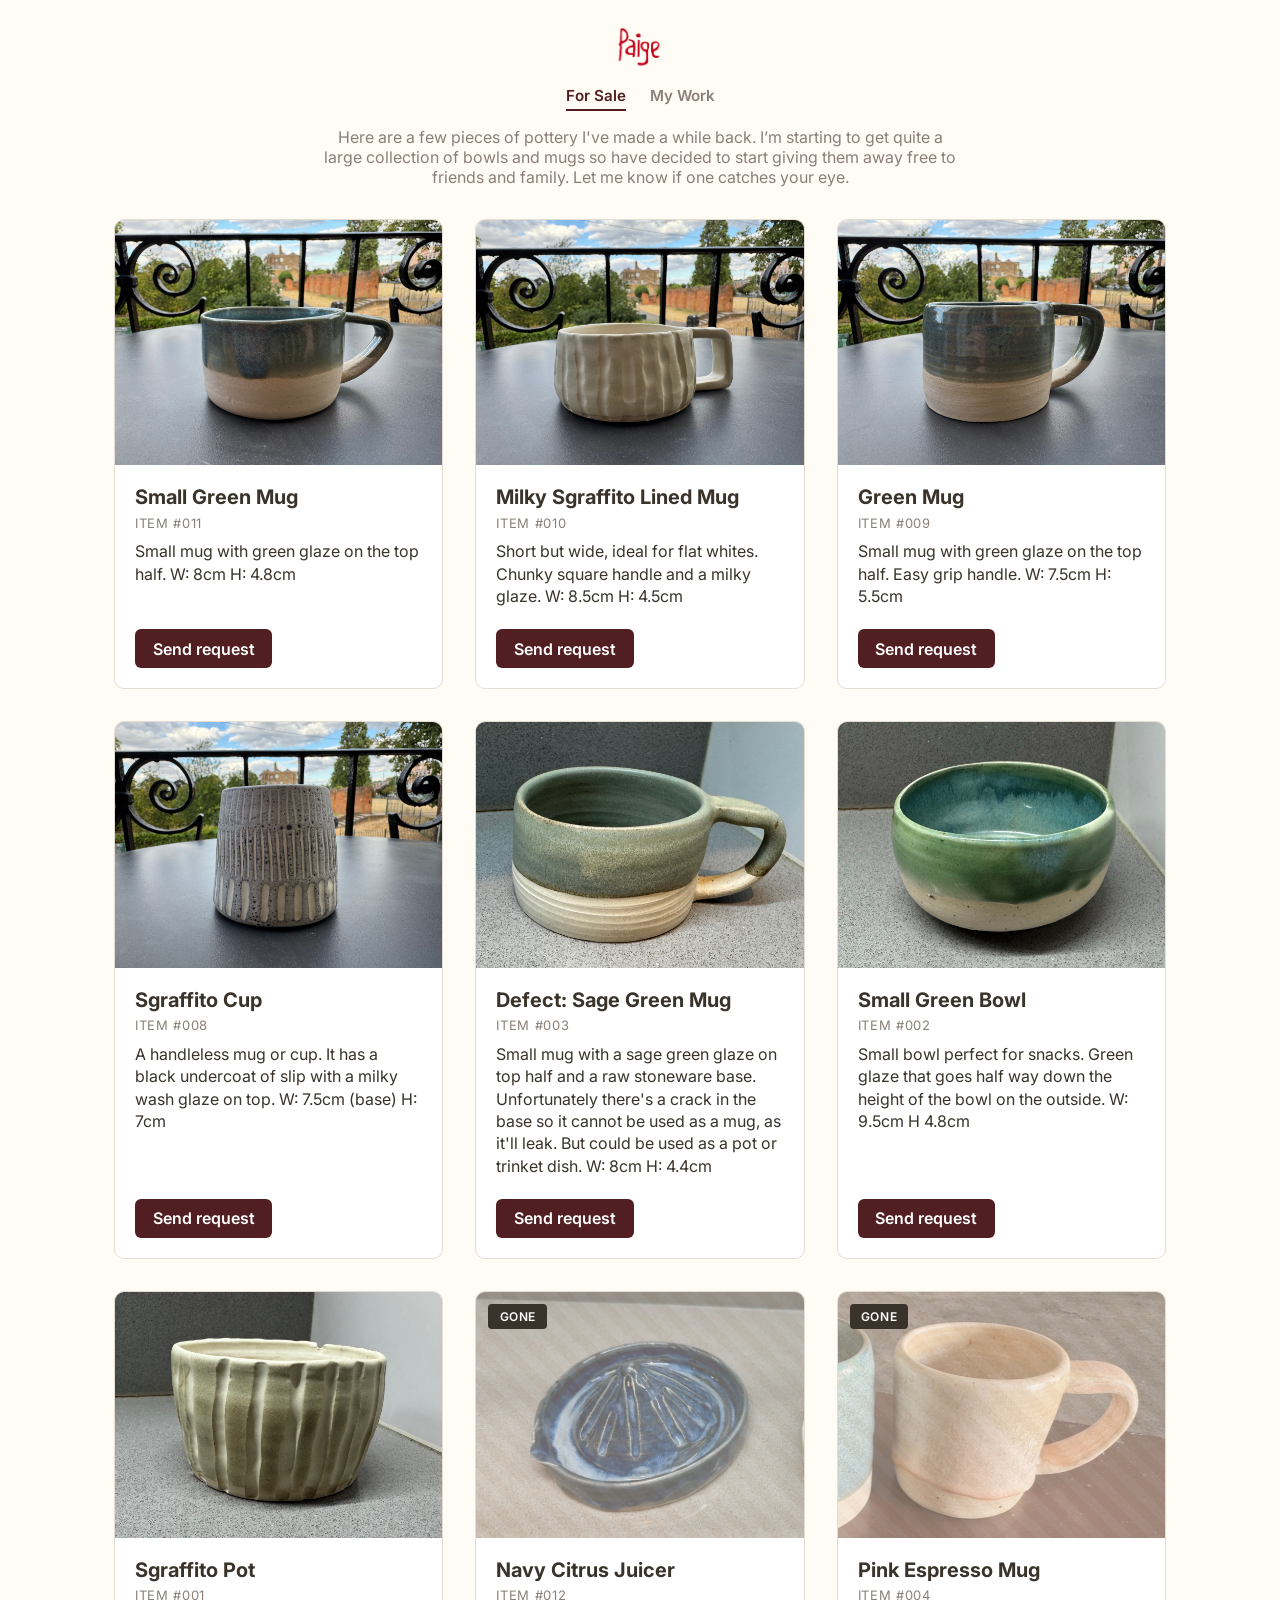
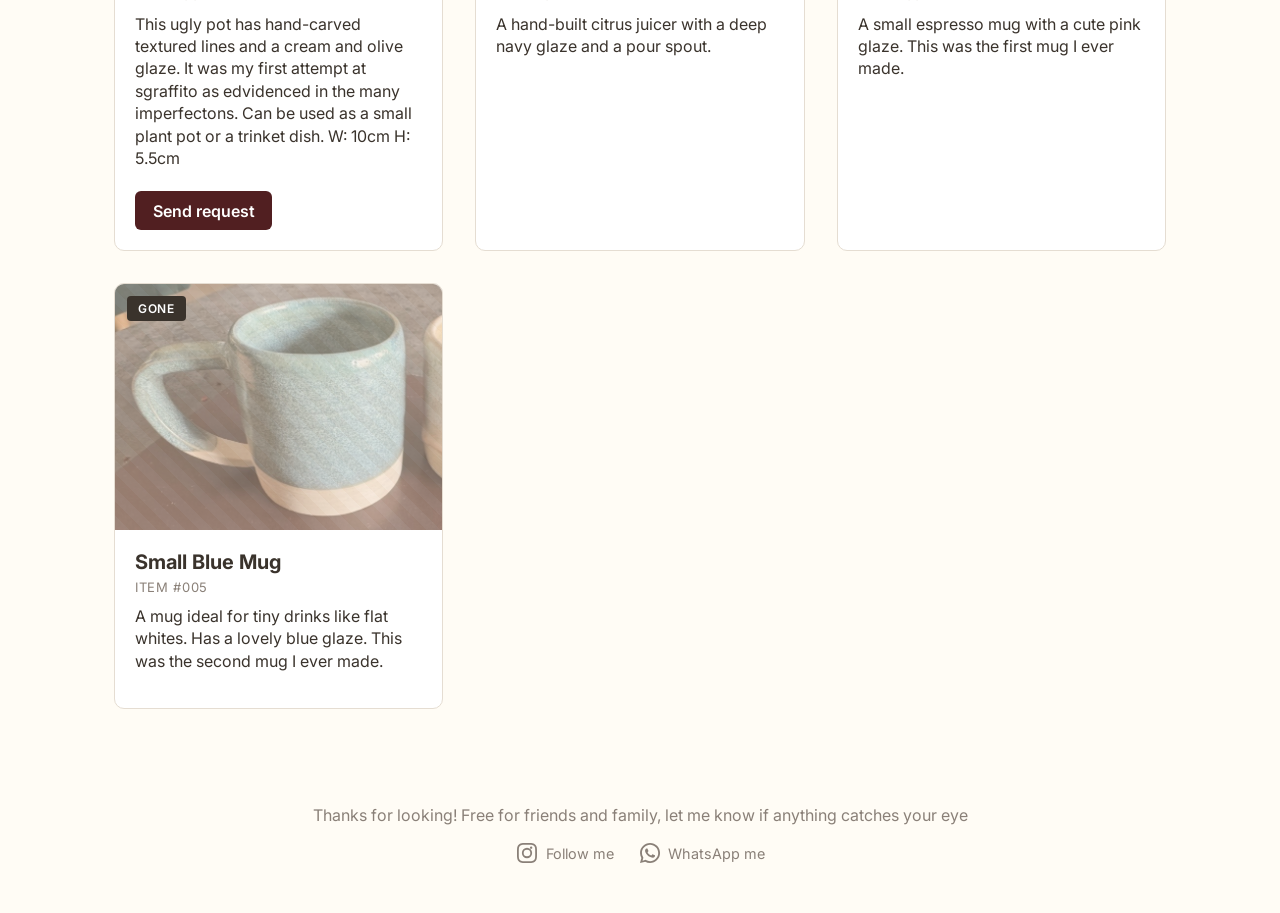
<file: index.html>
<!DOCTYPE html>
<html lang="en">
<head>
  <meta charset="UTF-8">
  <meta name="viewport" content="width=device-width, initial-scale=1.0">
  <title>Handmade Pottery</title>
  <link rel="preconnect" href="https://fonts.googleapis.com">
  <link rel="preconnect" href="https://fonts.gstatic.com" crossorigin>
  <link href="https://fonts.googleapis.com/css2?family=Inter:wght@400;600;700&display=swap" rel="stylesheet">
  <link rel="stylesheet" href="styles.css">
</head>
<body>

  <header class="site-header">
    <img src="images/Paige%20logo.png" alt="Paige" class="site-logo">

    <nav class="site-nav">
      <a href="index.html" class="active">For Sale</a>
      <a href="my-work.html">My Work</a>
    </nav>

    <p class="tagline">Here are a few pieces of pottery I've made a while back. I’m starting to get quite a large collection of bowls and mugs so have decided to start giving them away free to friends and family. Let me know if one catches your eye.</p>
  </header>

  <main class="gallery">

    <article class="piece" id="item-011">
      <div class="piece-image">
        <img src="images/Item%20%23011.jpeg" alt="Small Green Mug">
      </div>
      <div class="piece-info">
        <h2>Small Green Mug</h2>
        <p class="piece-id">Item #011</p>
        <p class="piece-desc">Small mug with green glaze on the top half. W: 8cm H: 4.8cm</p>
        <a
          class="interest-btn"
          href="mailto:PaigeLucasDean@hotmail.co.uk?subject=Interested%20in%20Item%20%23011&body=Hi!%20I'm%20interested%20in%20this%20piece.%0A%0AItem%20ID%3A%20011%0AMy%20name%3A%20"
        >Send request</a>
      </div>
    </article>

    <article class="piece" id="item-010">
      <div class="piece-image">
        <img src="images/Item%20%23010.jpeg" alt="Milky Sgraffito Lined Mug">
      </div>
      <div class="piece-info">
        <h2>Milky Sgraffito Lined Mug</h2>
        <p class="piece-id">Item #010</p>
        <p class="piece-desc">Short but wide, ideal for flat whites. Chunky square handle and a milky glaze. W: 8.5cm H: 4.5cm</p>
        <a
          class="interest-btn"
          href="mailto:PaigeLucasDean@hotmail.co.uk?subject=Interested%20in%20Item%20%23010&body=Hi!%20I'm%20interested%20in%20this%20piece.%0A%0AItem%20ID%3A%20010%0AMy%20name%3A%20"
        >Send request</a>
      </div>
    </article>

    <article class="piece" id="item-009">
      <div class="piece-image">
        <img src="images/Item%20%23009.jpeg" alt="Green Mug">
      </div>
      <div class="piece-info">
        <h2>Green Mug</h2>
        <p class="piece-id">Item #009</p>
        <p class="piece-desc">Small mug with green glaze on the top half. Easy grip handle. W: 7.5cm H: 5.5cm</p>
        <a
          class="interest-btn"
          href="mailto:PaigeLucasDean@hotmail.co.uk?subject=Interested%20in%20Item%20%23009&body=Hi!%20I'm%20interested%20in%20this%20piece.%0A%0AItem%20ID%3A%20009%0AMy%20name%3A%20"
        >Send request</a>
      </div>
    </article>

    <article class="piece" id="item-008">
      <div class="piece-image">
        <img src="images/Item%20%23008.jpeg" alt="Sgraffito Cup">
      </div>
      <div class="piece-info">
        <h2>Sgraffito Cup</h2>
        <p class="piece-id">Item #008</p>
        <p class="piece-desc">A handleless mug or cup. It has a black undercoat of slip with a milky wash glaze on top. W: 7.5cm (base) H: 7cm</p>
        <a
          class="interest-btn"
          href="mailto:PaigeLucasDean@hotmail.co.uk?subject=Interested%20in%20Item%20%23008&body=Hi!%20I'm%20interested%20in%20this%20piece.%0A%0AItem%20ID%3A%20008%0AMy%20name%3A%20"
        >Send request</a>
      </div>
    </article>

    <article class="piece hidden" id="item-007">
      <div class="piece-image">
        <img src="images/Item%20%23007.jpeg" alt="Poppies Print">
      </div>
      <div class="piece-info">
        <h2>Poppies Print</h2>
        <p class="piece-id">Item #007</p>
        <p class="piece-desc">Dupe of another artist. I made one for myself and made a couple spare.</p>
        <a
          class="interest-btn"
          href="mailto:PaigeLucasDean@hotmail.co.uk?subject=Interested%20in%20Item%20%23007&body=Hi!%20I'm%20interested%20in%20this%20piece.%0A%0AItem%20ID%3A%20007%0AMy%20name%3A%20"
        >Send request</a>
      </div>
    </article>

    <article class="piece hidden" id="item-006">
      <div class="piece-image">
        <img src="images/Item%20%23006.jpg" alt="Crouch End Clock Tower Print">
      </div>
      <div class="piece-info">
        <h2>Crouch End Clock Tower Print</h2>
        <p class="piece-id">Item #006</p>
        <p class="piece-desc">Multiple available. Hand drawn on my iPad. Giving them away for free as I printed them incorrectly without the clouds that are meant to be there.</p>
        <a
          class="interest-btn"
          href="mailto:PaigeLucasDean@hotmail.co.uk?subject=Interested%20in%20Item%20%23006&body=Hi!%20I'm%20interested%20in%20this%20piece.%0A%0AItem%20ID%3A%20006%0AMy%20name%3A%20"
        >Send request</a>
      </div>
    </article>

    <article class="piece" id="item-003">
      <div class="piece-image">
        <img src="images/Item%20%23003.jpeg" alt="Sage Green Mug">
      </div>
      <div class="piece-info">
        <h2>Defect: Sage Green Mug</h2>
        <p class="piece-id">Item #003</p>
        <p class="piece-desc"> Small mug with a sage green glaze on top half and a raw stoneware base. Unfortunately there's a crack in the base so it cannot be used as a mug, as it'll leak. But could be used as a pot or trinket dish. W: 8cm H: 4.4cm</p>
        <a
          class="interest-btn"
          href="mailto:PaigeLucasDean@hotmail.co.uk?subject=Interested%20in%20Item%20%23003&body=Hi!%20I'm%20interested%20in%20this%20piece.%0A%0AItem%20ID%3A%20003%0AMy%20name%3A%20"
        >Send request</a>
      </div>
    </article>

    <article class="piece" id="item-002">
      <div class="piece-image">
        <img src="images/Item%20%23002.jpeg" alt="Small Green Bowl">
      </div>
      <div class="piece-info">
        <h2>Small Green Bowl</h2>
        <p class="piece-id">Item #002</p>
        <p class="piece-desc">Small bowl perfect for snacks. Green glaze that goes half way down the height of the bowl on the outside. W: 9.5cm H 4.8cm</p>
        <a
          class="interest-btn"
          href="mailto:PaigeLucasDean@hotmail.co.uk?subject=Interested%20in%20Item%20%23002&body=Hi!%20I'm%20interested%20in%20this%20piece.%0A%0AItem%20ID%3A%20002%0AMy%20name%3A%20"
        >Send request</a>
      </div>
    </article>

    <article class="piece" id="item-001">
      <div class="piece-image">
        <img src="images/Item%20001.jpeg" alt="Ribbed Bowl">
      </div>
      <div class="piece-info">
        <h2>Sgraffito Pot</h2>
        <p class="piece-id">Item #001</p>
        <p class="piece-desc">This ugly pot has hand-carved textured lines and a cream and olive glaze. It was my first attempt at sgraffito as edvidenced in the many imperfectons. Can be used as a small plant pot or a trinket dish. W: 10cm H: 5.5cm</p>
        <a
          class="interest-btn"
          href="mailto:PaigeLucasDean@hotmail.co.uk?subject=Interested%20in%20Item%20%23001&body=Hi!%20I'm%20interested%20in%20this%20piece.%0A%0AItem%20ID%3A%20001%0AMy%20name%3A%20"
        >Send request</a>
      </div>
    </article>

    <article class="piece reserved" id="item-012">
      <div class="piece-image">
        <span class="reserved-badge">Gone</span>
        <img src="images/Item%20%23012.jpeg" alt="Navy Citrus Juicer">
      </div>
      <div class="piece-info">
        <h2>Navy Citrus Juicer</h2>
        <p class="piece-id">Item #012</p>
        <p class="piece-desc">A hand-built citrus juicer with a deep navy glaze and a pour spout.</p>
        <a
          class="interest-btn"
          href="mailto:PaigeLucasDean@hotmail.co.uk?subject=Interested%20in%20Item%20%23012&body=Hi!%20I'm%20interested%20in%20this%20piece.%0A%0AItem%20ID%3A%20012%0AMy%20name%3A%20"
        >Send request</a>
      </div>
    </article>

    <article class="piece reserved" id="item-004">
      <div class="piece-image">
        <span class="reserved-badge">Gone</span>
        <img src="images/Item%20%23004.jpg" alt="Pink Espresso Mug">
      </div>
      <div class="piece-info">
        <h2>Pink Espresso Mug</h2>
        <p class="piece-id">Item #004</p>
        <p class="piece-desc">A small espresso mug with a cute pink glaze. This was the first mug I ever made.</p>
        <a
          class="interest-btn"
          href="mailto:PaigeLucasDean@hotmail.co.uk?subject=Interested%20in%20Item%20%23004&body=Hi!%20I'm%20interested%20in%20this%20piece.%0A%0AItem%20ID%3A%20004%0AMy%20name%3A%20"
        >Send request</a>
      </div>
    </article>

    <article class="piece reserved" id="item-005">
      <div class="piece-image">
        <span class="reserved-badge">Gone</span>
        <img src="images/Item%20%23005.jpg" alt="Small Blue Mug">
      </div>
      <div class="piece-info">
        <h2>Small Blue Mug</h2>
        <p class="piece-id">Item #005</p>
        <p class="piece-desc">A mug ideal for tiny drinks like flat whites. Has a lovely blue glaze. This was the second mug I ever made.</p>
        <a
          class="interest-btn"
          href="mailto:PaigeLucasDean@hotmail.co.uk?subject=Interested%20in%20Item%20%23005&body=Hi!%20I'm%20interested%20in%20this%20piece.%0A%0AItem%20ID%3A%20005%0AMy%20name%3A%20"
        >Send request</a>
      </div>
    </article>

  </main>

  <footer class="site-footer">
    <p>Thanks for looking! Free for friends and family, let me know if anything catches your eye</p>
    <div class="social-links">
      <a
        class="social-link"
        href="https://www.instagram.com/paigelucasdean_art?utm_source=qr"
        target="_blank"
        rel="noopener"
      >
        <svg xmlns="http://www.w3.org/2000/svg" viewBox="0 0 24 24" width="24" height="24" fill="currentColor">
          <path d="M12 2c2.717 0 3.056.01 4.122.06 1.065.05 1.79.217 2.428.465.66.256 1.216.598 1.772 1.153a4.908 4.908 0 0 1 1.153 1.772c.248.637.415 1.363.465 2.428.05 1.066.06 1.405.06 4.122s-.01 3.056-.06 4.122c-.05 1.065-.217 1.79-.465 2.428a4.908 4.908 0 0 1-1.153 1.772 4.908 4.908 0 0 1-1.772 1.153c-.637.248-1.363.415-2.428.465-1.066.05-1.405.06-4.122.06s-3.056-.01-4.122-.06c-1.065-.05-1.79-.217-2.428-.465a4.908 4.908 0 0 1-1.772-1.153 4.908 4.908 0 0 1-1.153-1.772c-.248-.637-.415-1.363-.465-2.428C2.01 15.056 2 14.717 2 12s.01-3.056.06-4.122c.05-1.065.217-1.79.465-2.428a4.908 4.908 0 0 1 1.153-1.772A4.908 4.908 0 0 1 5.45 2.525c.637-.248 1.363-.415 2.428-.465C8.944 2.01 9.283 2 12 2zm0 1.802c-2.67 0-2.987.01-4.04.059-.976.045-1.505.207-1.858.344-.467.182-.8.399-1.15.748-.35.35-.566.683-.748 1.15-.137.353-.3.882-.344 1.858-.05 1.053-.059 1.37-.059 4.04s.01 2.987.059 4.04c.045.976.207 1.505.344 1.858.182.467.399.8.748 1.15.35.35.683.566 1.15.748.353.137.882.3 1.858.344 1.053.05 1.37.059 4.04.059s2.987-.01 4.04-.059c.976-.045 1.505-.207 1.858-.344.467-.182.8-.399 1.15-.748.35-.35.566-.683.748-1.15.137-.353.3-.882.344-1.858.05-1.053.059-1.37.059-4.04s-.01-2.987-.059-4.04c-.045-.976-.207-1.505-.344-1.858a3.09 3.09 0 0 0-.748-1.15 3.09 3.09 0 0 0-1.15-.748c-.353-.137-.882-.3-1.858-.344-1.053-.05-1.37-.059-4.04-.059zm0 3.063a5.135 5.135 0 1 1 0 10.27 5.135 5.135 0 0 1 0-10.27zm0 1.802a3.333 3.333 0 1 0 0 6.666 3.333 3.333 0 0 0 0-6.666zm5.338-1.999a1.2 1.2 0 1 1-2.4 0 1.2 1.2 0 0 1 2.4 0z"/>
        </svg>
        Follow me
      </a>
      <a
        class="social-link"
        href="https://wa.me/447415025034"
        target="_blank"
        rel="noopener"
      >
        <svg xmlns="http://www.w3.org/2000/svg" viewBox="0 0 24 24" width="24" height="24" fill="currentColor">
          <path d="M12.04 2c-5.523 0-10 4.477-10 10 0 1.766.46 3.484 1.334 5L2 22l5.16-1.354a9.96 9.96 0 0 0 4.88 1.244h.004c5.522 0 9.998-4.477 9.998-10S17.562 2 12.04 2zm0 18.13a8.1 8.1 0 0 1-4.13-1.13l-.296-.176-3.06.803.817-2.982-.193-.306a8.1 8.1 0 0 1-1.24-4.34c0-4.48 3.647-8.126 8.13-8.126 4.483 0 8.13 3.646 8.13 8.126 0 4.48-3.647 8.13-8.13 8.13h-.028zm4.46-6.08c-.244-.122-1.45-.716-1.674-.797-.224-.081-.387-.122-.55.122-.163.244-.63.797-.773.96-.142.163-.285.183-.53.061-.243-.122-1.026-.378-1.955-1.205-.723-.645-1.21-1.44-1.352-1.684-.142-.244-.015-.376.107-.498.11-.109.244-.285.366-.427.122-.142.163-.244.244-.407.081-.163.04-.305-.02-.427-.061-.122-.55-1.324-.753-1.813-.198-.478-.4-.413-.55-.42l-.468-.008a.9.9 0 0 0-.652.305c-.224.244-.855.836-.855 2.038s.876 2.363.998 2.526c.122.163 1.723 2.632 4.176 3.69.583.252 1.038.402 1.393.514.585.186 1.118.16 1.539.097.47-.07 1.45-.593 1.654-1.165.203-.573.203-1.064.142-1.166-.06-.101-.223-.163-.467-.284z"/>
        </svg>
        WhatsApp me
      </a>
    </div>
  </footer>

</body>
</html>
</file>
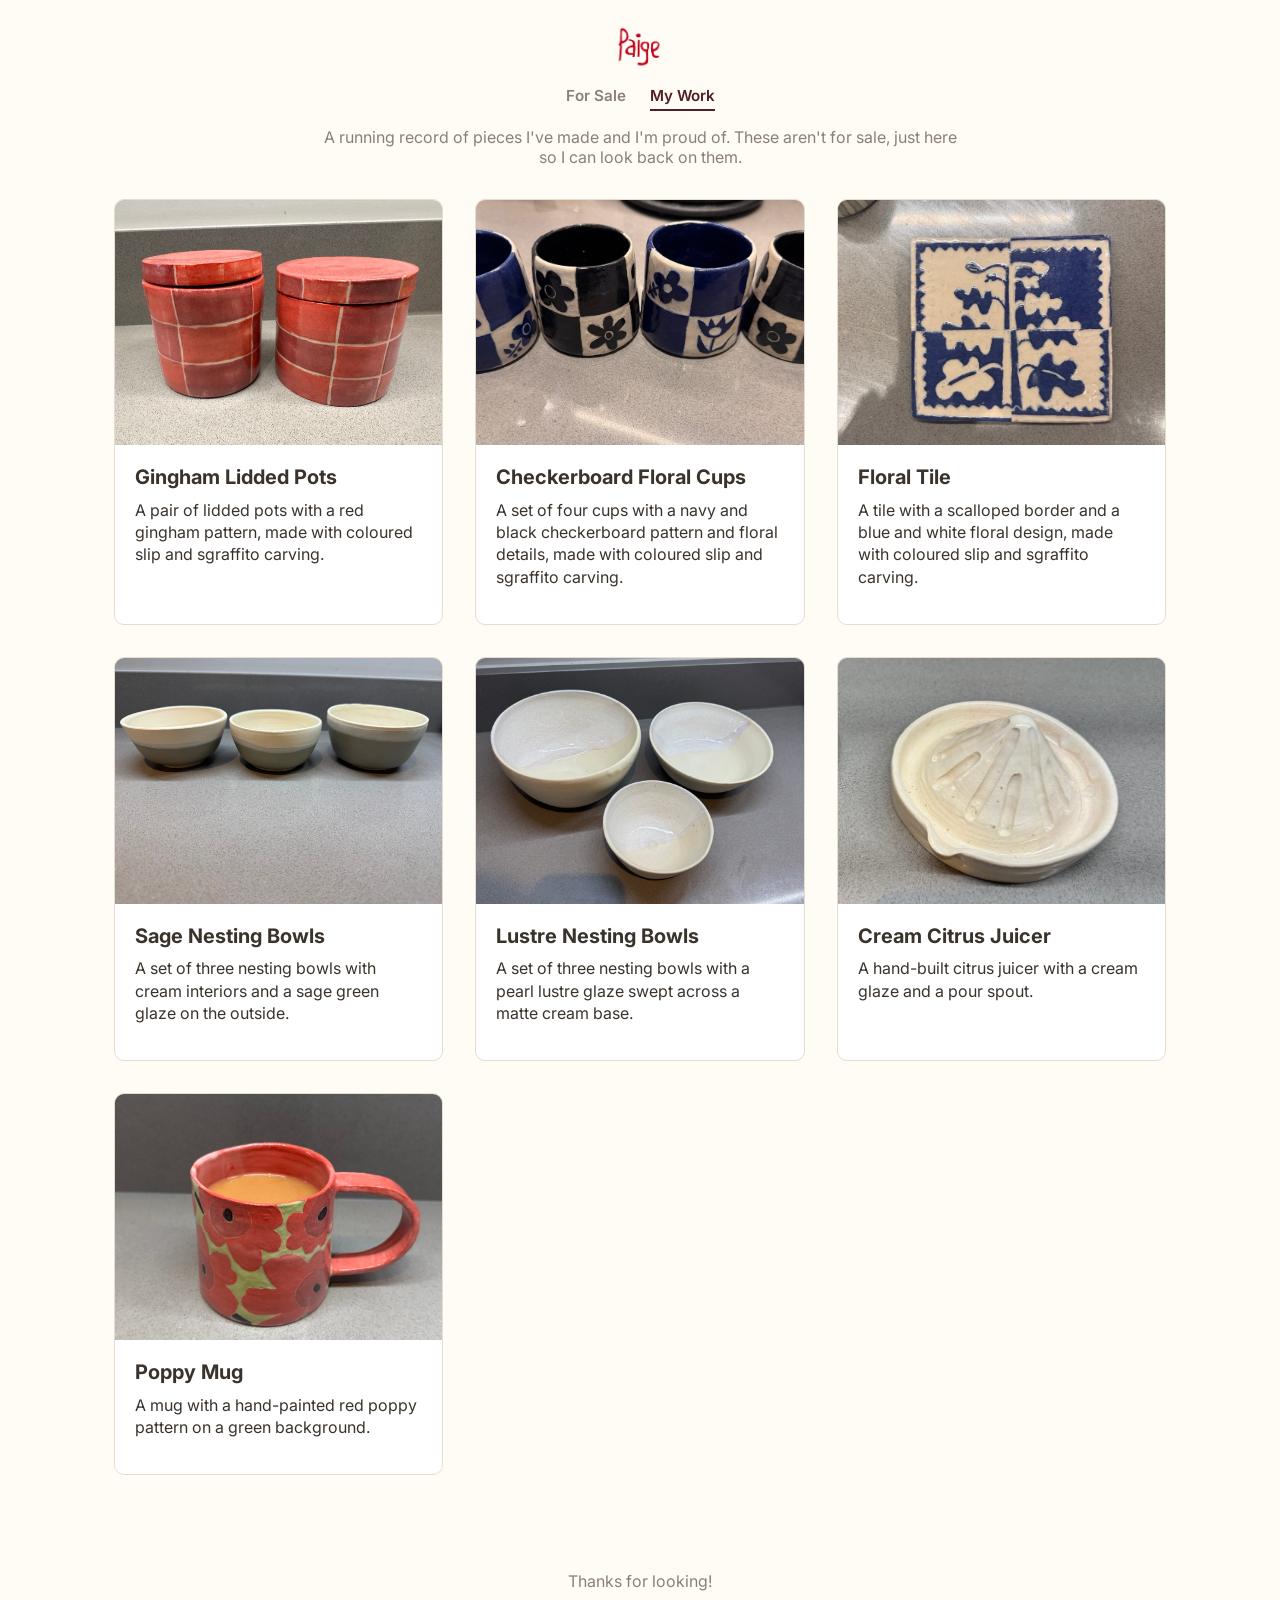
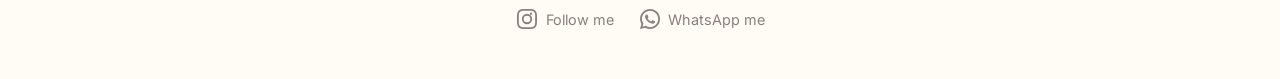
<file: my-work.html>
<!DOCTYPE html>
<html lang="en">
<head>
  <meta charset="UTF-8">
  <meta name="viewport" content="width=device-width, initial-scale=1.0">
  <title>My Work - Handmade Pottery</title>
  <link rel="preconnect" href="https://fonts.googleapis.com">
  <link rel="preconnect" href="https://fonts.gstatic.com" crossorigin>
  <link href="https://fonts.googleapis.com/css2?family=Inter:wght@400;600;700&display=swap" rel="stylesheet">
  <link rel="stylesheet" href="styles.css">
</head>
<body>

  <header class="site-header">
    <img src="images/Paige%20logo.png" alt="Paige" class="site-logo">

    <nav class="site-nav">
      <a href="index.html">For Sale</a>
      <a href="my-work.html" class="active">My Work</a>
    </nav>

    <p class="tagline">A running record of pieces I've made and I'm proud of. These aren't for sale, just here so I can look back on them.</p>
  </header>

  <main class="gallery">

    <article class="piece">
      <div class="piece-image">
        <img src="images/IMG_2109%20Large.jpeg" alt="Gingham Lidded Pots">
      </div>
      <div class="piece-info">
        <h2>Gingham Lidded Pots</h2>
        <p class="piece-desc">A pair of lidded pots with a red gingham pattern, made with coloured slip and sgraffito carving.</p>
      </div>
    </article>

    <article class="piece">
      <div class="piece-image">
        <img src="images/IMG_2110%20Large.jpeg" alt="Checkerboard Floral Cups">
      </div>
      <div class="piece-info">
        <h2>Checkerboard Floral Cups</h2>
        <p class="piece-desc">A set of four cups with a navy and black checkerboard pattern and floral details, made with coloured slip and sgraffito carving.</p>
      </div>
    </article>

    <article class="piece">
      <div class="piece-image">
        <img src="images/IMG_2123%20Large.jpeg" alt="Floral Tile">
      </div>
      <div class="piece-info">
        <h2>Floral Tile</h2>
        <p class="piece-desc">A tile with a scalloped border and a blue and white floral design, made with coloured slip and sgraffito carving.</p>
      </div>
    </article>

    <article class="piece">
      <div class="piece-image">
        <img src="images/IMG_6257%20Large.jpeg" alt="Sage Nesting Bowls">
      </div>
      <div class="piece-info">
        <h2>Sage Nesting Bowls</h2>
        <p class="piece-desc">A set of three nesting bowls with cream interiors and a sage green glaze on the outside.</p>
      </div>
    </article>

    <article class="piece">
      <div class="piece-image">
        <img src="images/IMG_6258%20Large.jpeg" alt="Lustre Nesting Bowls">
      </div>
      <div class="piece-info">
        <h2>Lustre Nesting Bowls</h2>
        <p class="piece-desc">A set of three nesting bowls with a pearl lustre glaze swept across a matte cream base.</p>
      </div>
    </article>

    <article class="piece">
      <div class="piece-image">
        <img src="images/IMG_6260%20Large.jpeg" alt="Cream Citrus Juicer">
      </div>
      <div class="piece-info">
        <h2>Cream Citrus Juicer</h2>
        <p class="piece-desc">A hand-built citrus juicer with a cream glaze and a pour spout.</p>
      </div>
    </article>

    <article class="piece">
      <div class="piece-image">
        <img src="images/IMG_6261%20Large.jpeg" alt="Poppy Mug">
      </div>
      <div class="piece-info">
        <h2>Poppy Mug</h2>
        <p class="piece-desc">A mug with a hand-painted red poppy pattern on a green background.</p>
      </div>
    </article>

  </main>

  <footer class="site-footer">
    <p>Thanks for looking!</p>
    <div class="social-links">
      <a
        class="social-link"
        href="https://www.instagram.com/paigelucasdean_art?utm_source=qr"
        target="_blank"
        rel="noopener"
      >
        <svg xmlns="http://www.w3.org/2000/svg" viewBox="0 0 24 24" width="24" height="24" fill="currentColor">
          <path d="M12 2c2.717 0 3.056.01 4.122.06 1.065.05 1.79.217 2.428.465.66.256 1.216.598 1.772 1.153a4.908 4.908 0 0 1 1.153 1.772c.248.637.415 1.363.465 2.428.05 1.066.06 1.405.06 4.122s-.01 3.056-.06 4.122c-.05 1.065-.217 1.79-.465 2.428a4.908 4.908 0 0 1-1.153 1.772 4.908 4.908 0 0 1-1.772 1.153c-.637.248-1.363.415-2.428.465-1.066.05-1.405.06-4.122.06s-3.056-.01-4.122-.06c-1.065-.05-1.79-.217-2.428-.465a4.908 4.908 0 0 1-1.772-1.153 4.908 4.908 0 0 1-1.153-1.772c-.248-.637-.415-1.363-.465-2.428C2.01 15.056 2 14.717 2 12s.01-3.056.06-4.122c.05-1.065.217-1.79.465-2.428a4.908 4.908 0 0 1 1.153-1.772A4.908 4.908 0 0 1 5.45 2.525c.637-.248 1.363-.415 2.428-.465C8.944 2.01 9.283 2 12 2zm0 1.802c-2.67 0-2.987.01-4.04.059-.976.045-1.505.207-1.858.344-.467.182-.8.399-1.15.748-.35.35-.566.683-.748 1.15-.137.353-.3.882-.344 1.858-.05 1.053-.059 1.37-.059 4.04s.01 2.987.059 4.04c.045.976.207 1.505.344 1.858.182.467.399.8.748 1.15.35.35.683.566 1.15.748.353.137.882.3 1.858.344 1.053.05 1.37.059 4.04.059s2.987-.01 4.04-.059c.976-.045 1.505-.207 1.858-.344.467-.182.8-.399 1.15-.748.35-.35.566-.683.748-1.15.137-.353.3-.882.344-1.858.05-1.053.059-1.37.059-4.04s-.01-2.987-.059-4.04c-.045-.976-.207-1.505-.344-1.858a3.09 3.09 0 0 0-.748-1.15 3.09 3.09 0 0 0-1.15-.748c-.353-.137-.882-.3-1.858-.344-1.053-.05-1.37-.059-4.04-.059zm0 3.063a5.135 5.135 0 1 1 0 10.27 5.135 5.135 0 0 1 0-10.27zm0 1.802a3.333 3.333 0 1 0 0 6.666 3.333 3.333 0 0 0 0-6.666zm5.338-1.999a1.2 1.2 0 1 1-2.4 0 1.2 1.2 0 0 1 2.4 0z"/>
        </svg>
        Follow me
      </a>
      <a
        class="social-link"
        href="https://wa.me/447415025034"
        target="_blank"
        rel="noopener"
      >
        <svg xmlns="http://www.w3.org/2000/svg" viewBox="0 0 24 24" width="24" height="24" fill="currentColor">
          <path d="M12.04 2c-5.523 0-10 4.477-10 10 0 1.766.46 3.484 1.334 5L2 22l5.16-1.354a9.96 9.96 0 0 0 4.88 1.244h.004c5.522 0 9.998-4.477 9.998-10S17.562 2 12.04 2zm0 18.13a8.1 8.1 0 0 1-4.13-1.13l-.296-.176-3.06.803.817-2.982-.193-.306a8.1 8.1 0 0 1-1.24-4.34c0-4.48 3.647-8.126 8.13-8.126 4.483 0 8.13 3.646 8.13 8.126 0 4.48-3.647 8.13-8.13 8.13h-.028zm4.46-6.08c-.244-.122-1.45-.716-1.674-.797-.224-.081-.387-.122-.55.122-.163.244-.63.797-.773.96-.142.163-.285.183-.53.061-.243-.122-1.026-.378-1.955-1.205-.723-.645-1.21-1.44-1.352-1.684-.142-.244-.015-.376.107-.498.11-.109.244-.285.366-.427.122-.142.163-.244.244-.407.081-.163.04-.305-.02-.427-.061-.122-.55-1.324-.753-1.813-.198-.478-.4-.413-.55-.42l-.468-.008a.9.9 0 0 0-.652.305c-.224.244-.855.836-.855 2.038s.876 2.363.998 2.526c.122.163 1.723 2.632 4.176 3.69.583.252 1.038.402 1.393.514.585.186 1.118.16 1.539.097.47-.07 1.45-.593 1.654-1.165.203-.573.203-1.064.142-1.166-.06-.101-.223-.163-.467-.284z"/>
        </svg>
        WhatsApp me
      </a>
    </div>
  </footer>

</body>
</html>
</file>
<file: styles.css>
:root {
  --clay: #511F21;
  --clay-dark: #3d1719;
  --cream: #FFFCF5;
  --ink: #3a332c;
  --muted: #8a8078;
  --border: #e5ddd2;
  --text-max-width: 640px;
}

* {
  box-sizing: border-box;
}

.hidden {
  display: none !important;
}

body {
  margin: 0;
  font-family: "Inter", "Helvetica Neue", Arial, sans-serif;
  background: var(--cream);
  color: var(--ink);
}

.site-header {
  max-width: 1100px;
  margin: 0 auto;
  text-align: center;
  padding: 1.25rem 1.5rem 2rem;
}

.site-logo {
  width: 60px;
  height: auto;
  margin-bottom: 0.5rem;
}

.site-header h1 {
  margin: 0 0 0.5rem;
  font-size: 2.25rem;
  letter-spacing: 0.02em;
}

.site-nav {
  display: flex;
  justify-content: center;
  gap: 1.5rem;
  margin-bottom: 1rem;
}

.site-nav a {
  color: var(--muted);
  text-decoration: none;
  font-size: 0.95rem;
  font-weight: 600;
  padding-bottom: 0.2rem;
  border-bottom: 2px solid transparent;
  transition: color 0.15s ease, border-color 0.15s ease;
}

.site-nav a:hover {
  color: var(--ink);
}

.site-nav a.active {
  color: var(--clay);
  border-bottom-color: var(--clay);
}

.site-header .tagline {
  max-width: var(--text-max-width);
  margin: 0 auto;
  color: var(--muted);
  font-size: 1rem;
}

.gallery {
  display: grid;
  grid-template-columns: repeat(auto-fit, minmax(260px, 1fr));
  gap: 2rem;
  max-width: 1100px;
  margin: 0 auto;
  padding: 0 1.5rem 3rem;
}

.empty-state {
  grid-column: 1 / -1;
  text-align: center;
  color: var(--muted);
  padding: 2rem 0;
}

.piece {
  position: relative;
  background: #fff;
  border: 1px solid var(--border);
  border-radius: 10px;
  overflow: hidden;
  display: flex;
  flex-direction: column;
  transition: box-shadow 0.2s ease, transform 0.2s ease;
}

.piece:hover {
  box-shadow: 0 6px 20px rgba(0, 0, 0, 0.08);
  transform: translateY(-2px);
}

.piece.reserved .interest-btn {
  display: none;
}

.piece.reserved .piece-image img {
  opacity: 0.55;
}

.reserved-badge {
  position: absolute;
  top: 0.75rem;
  left: 0.75rem;
  z-index: 1;
  background: var(--ink);
  color: #fff;
  padding: 0.3rem 0.7rem;
  border-radius: 4px;
  font-size: 0.75rem;
  font-weight: 600;
  letter-spacing: 0.05em;
  text-transform: uppercase;
}

.piece-image {
  position: relative;
  aspect-ratio: 4 / 3;
  background: repeating-linear-gradient(
    45deg,
    #efe6da,
    #efe6da 10px,
    #e8dccb 10px,
    #e8dccb 20px
  );
  display: flex;
  align-items: center;
  justify-content: center;
  overflow: hidden;
}

.piece-image img {
  width: 100%;
  height: 100%;
  object-fit: cover;
}

.placeholder-text {
  color: var(--muted);
  font-size: 1rem;
}

.piece-info {
  flex: 1;
  padding: 1.25rem;
  display: flex;
  flex-direction: column;
  gap: 0.35rem;
}

.piece-info h2 {
  margin: 0;
  font-size: 1.25rem;
}

.piece-id {
  margin: 0;
  font-size: 13px;
  color: var(--muted);
  text-transform: uppercase;
  letter-spacing: 0.05em;
}

.piece-desc {
  margin: 0.25rem 0 1rem;
  font-size: 1rem;
  line-height: 1.4;
}

.interest-btn {
  align-self: flex-start;
  margin-top: auto;
  background: var(--clay);
  color: #fff;
  text-decoration: none;
  padding: 0.6rem 1.1rem;
  border-radius: 6px;
  font-size: 1rem;
  font-weight: 600;
  transition: background 0.15s ease;
}

.interest-btn:hover {
  background: var(--clay-dark);
}

.site-footer {
  max-width: 1100px;
  margin: 0 auto;
  text-align: center;
  padding: 2rem 1.5rem 3rem;
  color: var(--muted);
  font-size: 1rem;
}

.social-links {
  display: flex;
  justify-content: center;
  gap: 1.5rem;
  margin-top: 0.75rem;
}

.social-link {
  display: inline-flex;
  align-items: center;
  gap: 0.4rem;
  color: var(--muted);
  text-decoration: none;
  font-size: 0.9rem;
  transition: color 0.15s ease;
}

.social-link:hover {
  color: var(--clay);
}
</file>
